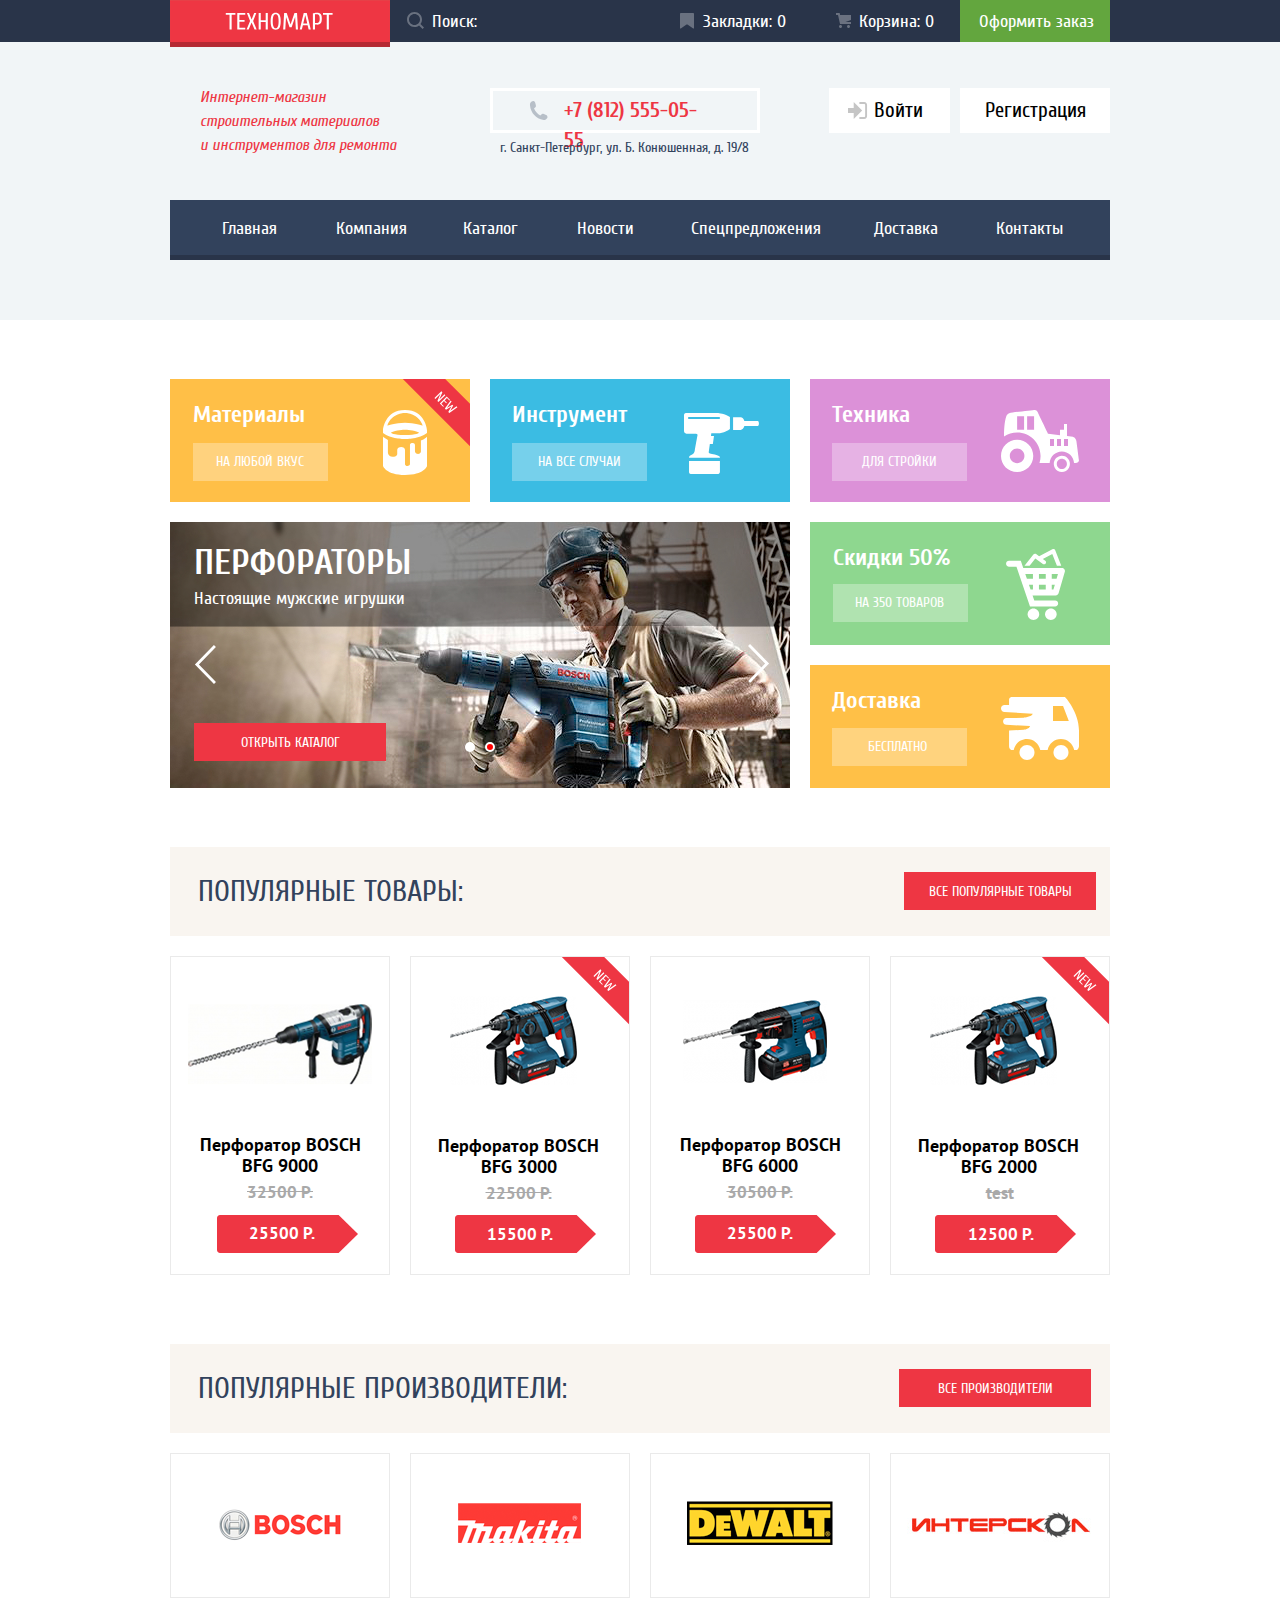
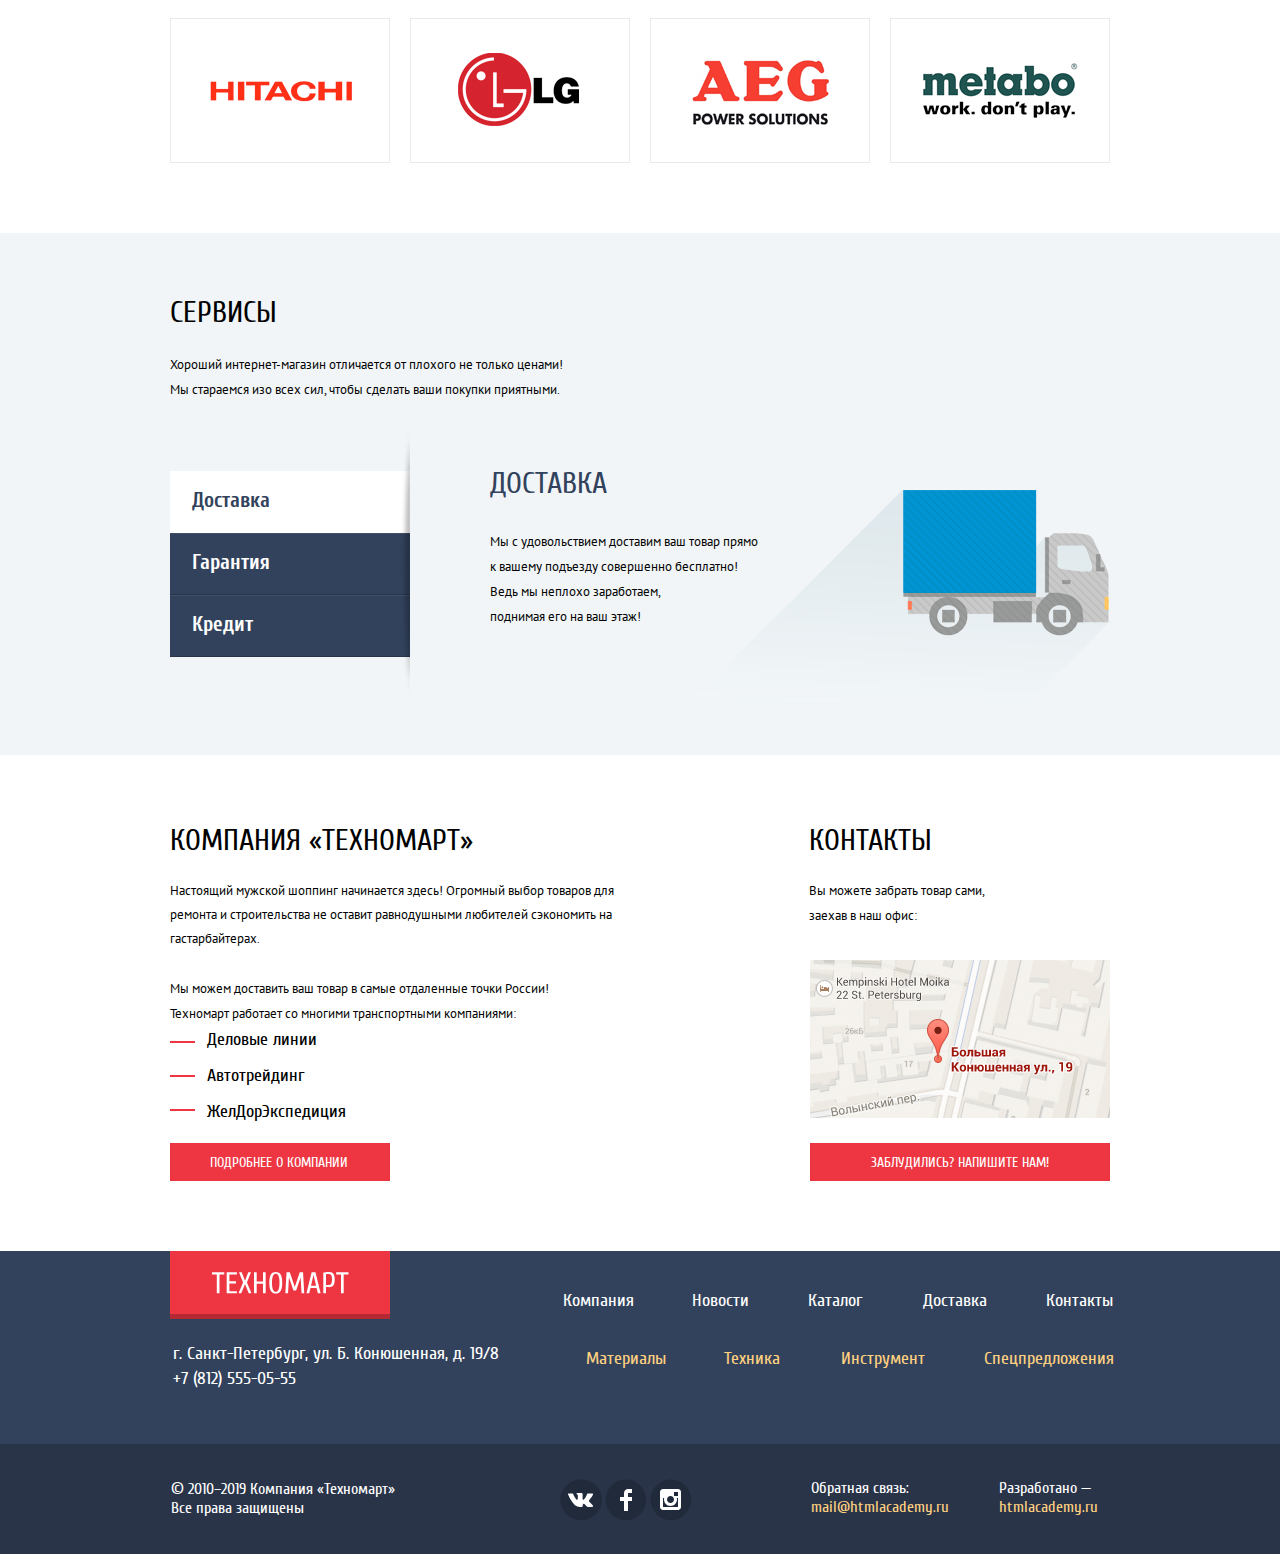
<file: index.html>
<!DOCTYPE html>
<html class="page" lang="ru">

<head>
  <meta charset="utf-8" />
  <title>HTML Academy: Техномарт</title>
  <link rel="stylesheet" href="css/style-min.css" />
</head>

<body class="page-body">
  <header class="header">
    <section class="header-top">
      <div class="container">
        <div class="header-wrapper">
          <a href="#" class="header-logo"></a>
          <div class="header-search">
            <label for="search-input"></label>
            <input type="text" id="search-input" placeholder="Поиск:" />
          </div>
          <a href="#" class="header-bookmarks">
            Закладки: 0
          </a>
          <a href="#" class="header-items">
            Корзина: 0
          </a>
          <a href="#" class="header-make-order">Оформить заказ</a>
        </div>
      </div>
    </section>
    <section class="header-details">
      <div class="container">
        <div class="grid-wrapper">
          <h2 class="visually-hidden">Контакты и вход</h2>
          <p class="header-details-description">
            Интернет-магазин <br />
            строительных материалов <br />
            и инструментов для ремонта
          </p>
          <address class="header-details-address">
            <a class="phone" href="tel:+78125550555">+7 (812) 555-05-55</a>
            <p class="address">
              г. Санкт-Петербург, ул. Б. Конюшенная, д. 19/8
            </p>
          </address>
          <div class="header-details-buttons">
            <a href="#" class="button button-signin">
              Войти
            </a>
            <a href="#" class="button button-registration">
              Регистрация
            </a>
          </div>
        </div>
        <nav class="header-navigation">
          <h2 class="visually-hidden">Навигация</h2>
          <ul class="navigation-list">
            <li class="navigation-item"><a href="#">Главная</a></li>
            <li class="navigation-item"><a href="#">Компания</a></li>
            <li class="navigation-item">
              <a href="catalog.html">Каталог</a>
            </li>
            <li class="navigation-item"><a href="#">Новости</a></li>
            <li class="navigation-item"><a href="#">Спецпредложения</a></li>
            <li class="navigation-item"><a href="#">Доставка</a></li>
            <li class="navigation-item"><a href="#">Контакты</a></li>
          </ul>
        </nav>
      </div>
    </section>
  </header>
  <main class="main-index">
    <section class="advantages">
      <div class="container">
        <h2 class="visually-hidden">Преимущества</h2>
        <ul class="advantages-list">
          <li class="advantages-materials">
            <h2>Материалы</h2>
            <a href="#">На любой вкус</a>
          </li>
          <li class="advantages-instruments">
            <h2>Инструмент</h2>
            <a href="#">На все случаи</a>
          </li>
          <li class="advantages-techincs">
            <h2>Техника</h2>
            <a href="#">Для стройки</a>
          </li>
          <li class="advantages-perforators">
            <div class="header">
              <h2>Перфораторы</h2>
              <p>Настоящие мужские игрушки</p>
            </div>
            <div class="arrow-buttons">
              <button class="arrow-left"></button>
              <button class="arrow-right"></button>
            </div>
            <div class="toggle-buttons">
              <a class="open" href="catalog.html">Открыть каталог</a>
              <div class="round-toggle-1"></div>
              <div class="round-toggle-2"></div>
            </div>
          </li>
          <li class="advantages-sale">
            <h2>Скидки 50%</h2>
            <a href="#">На 350 товаров</a>
          </li>
          <li class="advantages-delivery">
            <h2>Доставка</h2>
            <a href="#">Бесплатно</a>
          </li>
        </ul>
      </div>
    </section>
    <section class="popular-products">
      <div class="container">
        <div class="popular-poducts-header">
          <h2 class="header">Популярные товары:</h2>
          <a class="reference" href="catalog.html">Все популярные товары</a>
        </div>
        <ul class="popular-products-list">
          <li class="popular-product-item">
            <div class="img-wrapper">
              <img class="popular-product-image" src="img/bosch-bfg-9000.png" alt="Перфоратор" width="184"
                height="81" />
            </div>
            <div class="popular-product-buttons">
              <a href="#" class="button button-buy">
                Купить
              </a>
              <a href="tobookmarks.html" class="button button-to-bookmarks">В закладки</a>
            </div>
            <h3 class="popular-product-name">
              Перфоратор BOSCH <br />
              BFG 9000
            </h3>
            <del class="popular-product-past-cost">32500 Р.</del>
            <a class="popular-button-cost" href="#">25500 Р.</a>
          </li>
          <li class="popular-product-item popular-product-new">
            <div class="img-wrapper">
              <img class="popular-product-image" src="img/bosch-bfg-3000.png" alt="Перфоратор" width="127"
                height="89" />
            </div>
            <div class="popular-product-buttons">
              <a href="#" class="button button-buy">
                Купить
              </a>
              <a href="tobookmarks.html" class="button button-to-bookmarks">В закладки</a>
            </div>
            <h3 class="popular-product-name">
              Перфоратор BOSCH <br />
              BFG 3000
            </h3>
            <del class="popular-product-past-cost">22500 Р.</del>
            <a class="popular-button-cost" href="#">15500 Р.</a>
          </li>
          <li class="popular-product-item">
            <div class="img-wrapper">
              <img class="popular-product-image" src="img/bosch-bfg-6000.png" alt="Перфоратор" width="144"
                height="83" />
            </div>
            <div class="popular-product-buttons">
              <a href="#" class="button button-buy">
                Купить
              </a>
              <a href="tobookmarks.html" class="button button-to-bookmarks">В закладки</a>
            </div>
            <h3 class="popular-product-name">
              Перфоратор BOSCH <br />
              BFG 6000
            </h3>
            <del class="popular-product-past-cost">30500 Р.</del>
            <a class="popular-button-cost" href="#">25500 Р.</a>
          </li>
          <li class="popular-product-item popular-product-new">
            <div class="img-wrapper">
              <img class="popular-product-image" src="img/bosch-bfg-2000.png" alt="Перфоратор" width="127"
                height="89" />
            </div>
            <div class="popular-product-buttons">
              <a href="#" class="button button-buy">
                Купить
              </a>
              <a href="tobookmarks.html" class="button button-to-bookmarks">В закладки</a>
            </div>
            <h3 class="popular-product-name">
              Перфоратор BOSCH <br />
              BFG 2000
            </h3>
            <del class="popular-product-past-cost hidden">test</del>
            <a class="popular-button-cost" href="#">12500 Р.</a>
          </li>
        </ul>
      </div>
    </section>
    <section class="popular-producers">
      <div class="container">
        <div class="popular-producers-header">
          <h2 class="header">Популярные производители:</h2>
          <a class="reference" href="#">Все производители</a>
        </div>
        <ul class="popular-producers-list">
          <li>
            <a href="#"><img src="img/bosch-logo.png" alt="Bosch" width="126" height="37" /></a>
          </li>
          <li>
            <a href="#"><img src="img/makita-logo.png" alt="Thakita" width="123" height="40" /></a>
          </li>
          <li>
            <a href="#"><img src="img/dewalt-logo.png" alt="DeWALT" width="146" height="44" /></a>
          </li>
          <li>
            <a href="#"><img src="img/intercoil-logo.png" alt="Интерскол" width="200" height="88" /></a>
          </li>
          <li>
            <a href="#"><img src="img/hitachi-logo.png" alt="Hitachi" width="169" height="31" /></a>
          </li>
          <li>
            <a href="#"><img src="img/lg-logo.png" alt="LG" width="121" height="73" /></a>
          </li>
          <li>
            <a href="#"><img src="img/aeg-logo.png" alt="AEG" width="151" height="96" /></a>
          </li>
          <li>
            <a href="#"><img src="img/metabo-logo.png" alt="Metabo" width="204" height="69" /></a>
          </li>
        </ul>
      </div>
    </section>
    <section class="services">
      <div class="container">
        <h2>Сервисы</h2>
        <p class="about">
          Хороший интернет-магазин отличается от плохого не только ценами!
          <br />
          Мы стараемся изо всех сил, чтобы сделать ваши покупки приятными.
        </p>
        <div class="services-wrapper">
          <ul class="services-list">
            <li>
              <button type="button" class="button button-delivery checked">
                Доставка
              </button>
            </li>
            <li>
              <button type="button" class="button button-guarantee">
                Гарантия
              </button>
            </li>
            <li>
              <button type="button" class="button button-credit">
                Кредит
              </button>
            </li>
          </ul>
          <div class="service service-description">
            <h3>Доставка</h3>
            <p class="description description-service">
              Мы с удовольствием доставим ваш товар прямо <br />
              к вашему подъезду совершенно бесплатно! <br />
              Ведь мы неплохо заработаем, <br />
              поднимая его на ваш этаж!
            </p>
          </div>
          <div class="service service-guarantee visually-hidden">
            <h3>Гарантия</h3>
            <p class="description description-guarantee">
              Если купленный у нас товар поломается или заискрит, <br />
              а также в случае пожара, спровоцированного его <br />
              возгоранием, вы всегда можете быть уверены в нашей <br />
              гарантии. Мы обменяем сгоревший товар на новый. <br />
              Дом уж восстановите как-нибудь сами.
            </p>
          </div>
          <div class="service service-credit visually-hidden">
            <h3>Кредит</h3>
            <p class="description description-credit">
              Залезть в долговую яму стало проще! <br />
              Кредитные консультанты придут вам на помощь.
            </p>
            <button type="submit">Отправить заявку</button>
          </div>
        </div>
      </div>
    </section>
    <div class="container description-section">
      <section class="description">
        <h2>Компания «Техномарт»</h2>
        <p class="part-1">
          Настоящий мужской шоппинг начинается здесь! Огромный выбор товаров
          для <br />
          ремонта и строительства не оставит равнодушными любителей сэкономить
          на <br />
          гастарбайтерах.
        </p>
        <p class="part-2">
          Мы можем доставить ваш товар в самые отдаленные точки России! <br />
          Техномарт работает со многими транспортными компаниями:
        </p>
        <ul>
          <li>Деловые линии</li>
          <li>Автотрейдинг</li>
          <li>ЖелДорЭкспедиция</li>
        </ul>
        <a href="#">Подробнее о компании</a>
      </section>
      <section class="contacts">
        <h2>Контакты</h2>
        <p>
          Вы можете забрать товар сами, <br />
          заехав в наш офис:
        </p>
        <a href="map.html" class="map-link"><img src="img/map.jpg" alt="Карта" width="300" height="158" /></a>
        <a href="writeus.html" class="button write-us-link">Заблудились? Напишите нам!</a>
      </section>
    </div>
  </main>
  <footer class="footer">
    <section class="footer-navigation">
      <div class="container">
        <div class="grid-wrapper">
          <h2 class="visually-hidden">Контакты</h2>
          <a href="" class="footer-logo"><img src="img/logo-footer.svg" alt="Техномарт" width="220" height="68" /></a>
          <ul class="footer-navigation-list">
            <li class="navigation-item"><a href="#">Компания</a></li>
            <li class="navigation-item"><a href="#">Новости</a></li>
            <li class="navigation-item">
              <a href="catalog.html">Каталог</a>
            </li>
            <li class="navigation-item"><a href="#">Доставка</a></li>
            <li class="navigation-item"><a href="#">Контакты</a></li>
          </ul>
        </div>
        <div class="grid-wrapper">
          <address class="footer-address">
            г. Санкт-Петербург, ул. Б. Конюшенная, д. 19/8 <br />
            +7 (812) 555-05-55
          </address>
          <ul class="navigation-special-list">
            <li class="navigation-item"><a href="#">Материалы</a></li>
            <li class="navigation-item"><a href="#">Техника</a></li>
            <li class="navigation-item"><a href="#">Инструмент</a></li>
            <li class="navigation-item"><a href="#">Спецпредложения</a></li>
          </ul>
        </div>
      </div>
    </section>
    <section class="footer-contacts">
      <div class="container">
        <div class="grid-wrapper">
          <h2 class="visually-hidden">Соцсети</h2>
          <p class="copyright">
            © 2010–2019 Компания «Техномарт» <br />
            Все права защищены
          </p>
          <ul class="social-list">
            <li class="social-item">
              <a href="#" aria-label="Вконтакте" class="vkontakte"></a>
            </li>
            <li class="social-item">
              <a href="#" aria-label="Facebook" class="facebook"></a>
            </li>
            <li class="social-item">
              <a href="#" aria-label="Instagram" class="instagram"></a>
            </li>
          </ul>
          <p class="writeus">
            Обратная связь: <br />
            <a href="#" class="special">mail@htmlacademy.ru</a>
          </p>
          <p class="developed">
            Разработано — <br />
            <a href="https://htmlacademy.ru/intensive/htmlcss" class="special">htmlacademy.ru</a>
          </p>
        </div>
      </div>
    </section>
  </footer>
  <section class="modal-map modal-hidden">
    <div id="map" class="map-container"></div>
    <button type="button" aria-label="Закрыть" class="map-button-close"></button>
  </section>
  <section class="modal write-us modal-hidden">
    <h2 class="visually-hidden">Оформление заказа</h2>
    <form id="form" action="https://echo.htmlacademy.ru" method="post">
      <div class="name-email-wrapper write-us-container">
        <p class="writeus-name">
          <label for="form-name">Ваше имя:</label>
          <input type="text" name="name" id="form-name" placeholder="Имя Фамилия" />
        </p>
        <p class="writeus-email">
          <label for="form-email">Ваш e-mail:</label>
          <input type="email" name="email" id="form-email" placeholder="email@example.com" />
        </p>
        <p class="writeus-text">
          <label for="form-comment">Текст письма:</label>
          <textarea name="comment" id="form-comment" placeholder="В свободной форме"></textarea>
        </p>
      </div>
      <div class="button-wrapper">
        <div class="write-us-container">
          <button type="submit" class="confirm">Оформить заказ</button>
        </div>
      </div>
    </form>
    <button type="button" aria-label="Закрыть" class="button-close"></button>
  </section>
  <script src="https://api-maps.yandex.ru/2.1/?apikey=8d9e9545-aa08-4c41-bdd3-dd01a9565dd4&lang=ru_RU"
    type="text/javascript"></script>
  <script src="js/minimaze.js"></script>
</body>

</html>
</file>
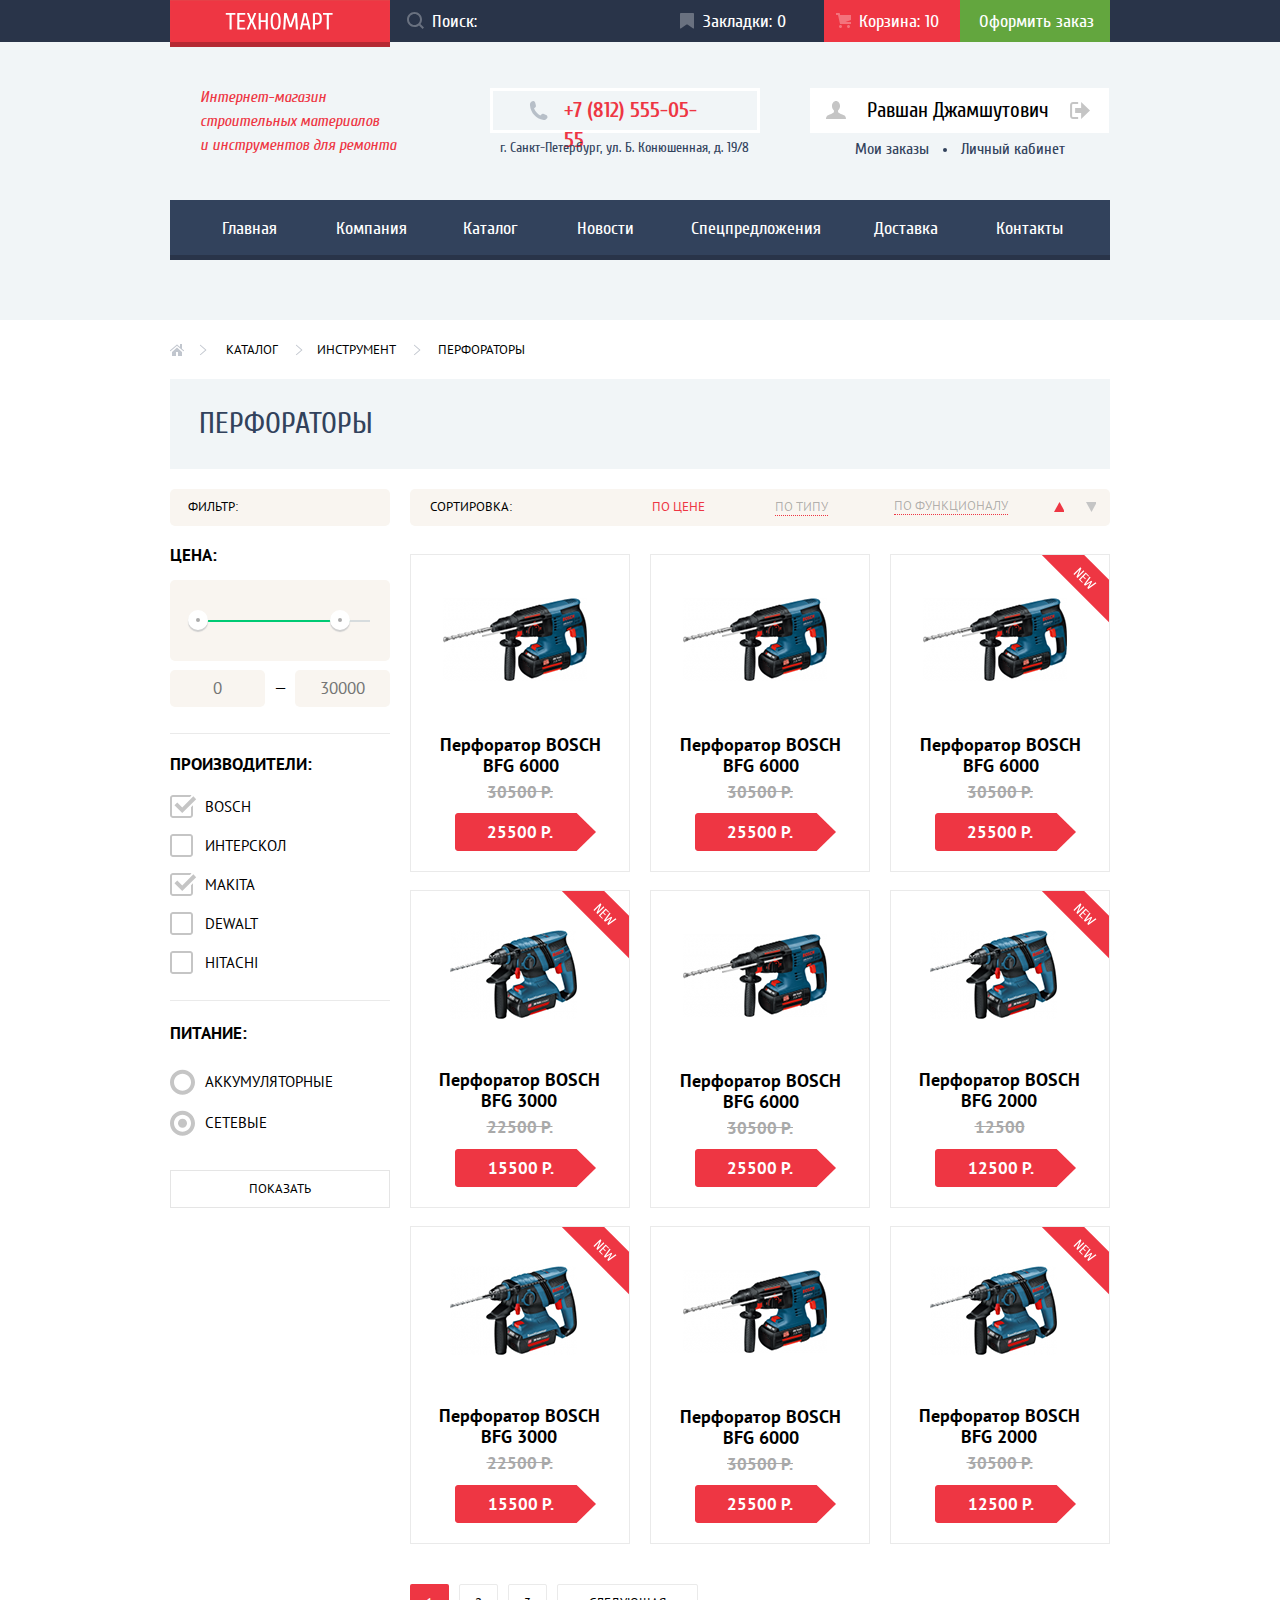
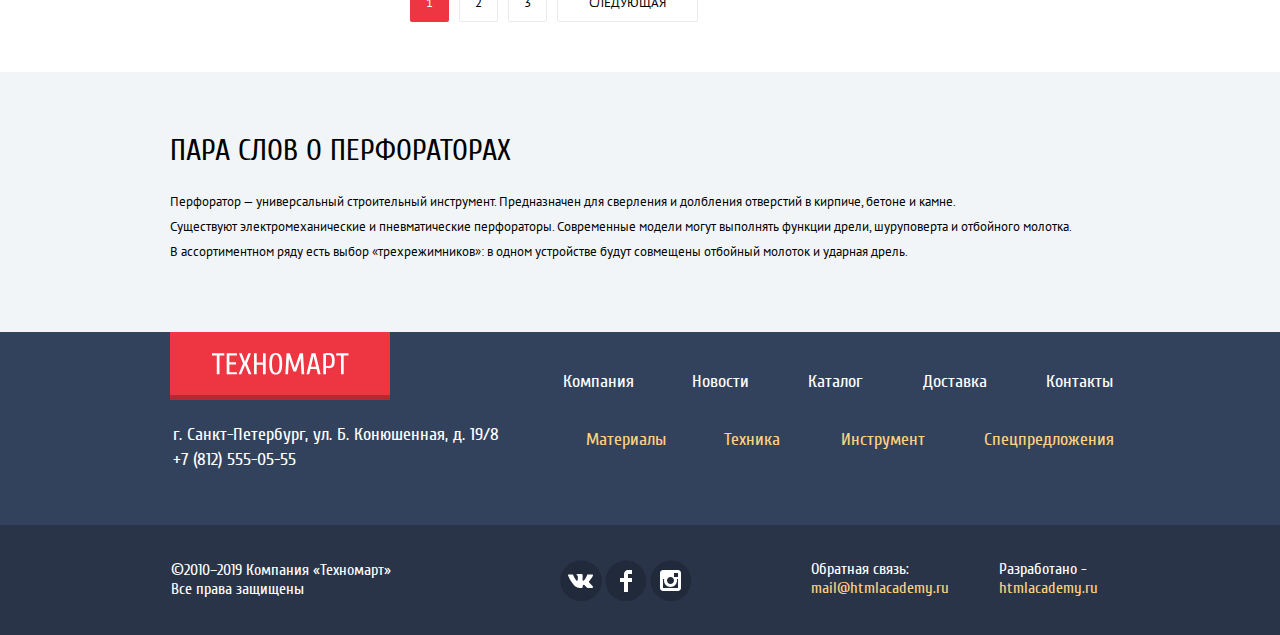
<file: catalog.html>
<!DOCTYPE html>
<html class="page" lang="ru">

<head>
  <meta charset="utf-8" />
  <title>Каталог</title>
  <link rel="stylesheet" href="css/style-min.css" />
</head>

<body class="page-body">
  <header class="header">
    <section class="header-top">
      <div class="container">
        <div class="header-wrapper">
          <a href="index.html" class="header-logo"></a>
          <span class="header-search">
            <label for="search-input"></label>
            <input type="text" id="search-input" placeholder="Поиск:" />
          </span>
          <a href="#" class="header-bookmarks">
            Закладки: 0
          </a>
          <a href="#" class="header-items-catalog">
            Корзина: 10
          </a>
          <a href="#" class="header-make-order">Оформить заказ</a>
        </div>
      </div>
    </section>
    <section class="header-details">
      <div class="container">
        <div class="grid-wrapper">
          <h2 class="visually-hidden">Контакты и вход</h2>
          <p class="header-details-description">
            Интернет-магазин <br />
            строительных материалов <br />
            и инструментов для ремонта
          </p>
          <address class="header-details-address">
            <a class="phone" href="tel:+78125550555">+7 (812) 555-05-55</a>
            <p class="address">
              г. Санкт-Петербург, ул. Б. Конюшенная, д. 19/8
            </p>
          </address>
          <div class="header-person">
            <div class="header-person-wrapper">
              <a href="#" class="person"></a>
              <a href="#" class="person-name">
                Равшан Джамшутович
              </a>
              <a href="#" class="logout"></a>
            </div>
            <div class="person-buttons-wrapper">
              <a href="#" class="my-orders">Мои заказы</a>
              <div class="round"></div>
              <a href="#" class="person-page">Личный кабинет</a>
            </div>
          </div>
        </div>
        <nav class="header-navigation">
          <h2 class="visually-hidden">Навигация</h2>
          <ul class="navigation-list">
            <li class="navigation-item"><a href="index.html">Главная</a></li>
            <li class="navigation-item"><a href="#">Компания</a></li>
            <li class="navigation-item">
              <a href="catalog.html">Каталог</a>
            </li>
            <li class="navigation-item"><a href="#">Новости</a></li>
            <li class="navigation-item"><a href="#">Спецпредложения</a></li>
            <li class="navigation-item"><a href="#">Доставка</a></li>
            <li class="navigation-item"><a href="#">Контакты</a></li>
          </ul>
        </nav>
      </div>
    </section>
  </header>
  <main class="catalog">
    <div class="container">
      <section class="history">
        <ul class="history-wrapper">
          <li class="history-item"><a href="index.html"></a></li>
          <li class="history-item"><a href="catalog.html">Каталог</a></li>
          <li class="history-item"><a href="#">Инструмент</a></li>
          <li class="history-item"><a href="#">Перфораторы</a></li>
        </ul>
      </section>
      <h1 class="main-header">Перфораторы</h1>
      <div class="catalog-wrapper">
        <div class="filters-wrapper">
          <section class="filter">
            <h2>Фильтр:</h2>
            <form action="https://echo.htmlacademy.ru" method="get">
              <fieldset class="cost">
                <legend>Цена:</legend>
                <div class="range-filter">
                  <div class="range-controls">
                    <div class="scale">
                      <div class="bar"></div>
                    </div>
                    <div class="toggle toggle-min"></div>
                    <div class="toggle toggle-max"></div>
                  </div>
                  <div class="price-controls">
                    <label for="filter-min"></label>
                    <input class="min-input" type="number" name="min" id="filter-min" placeholder="0" />
                    <span class="line">—</span>
                    <label for="filter-max"></label>
                    <input class="max-input" type="number" name="max" id="filter-max" placeholder="30000" />
                  </div>
                </div>
              </fieldset>
              <fieldset class="producers">
                <legend>Производители:</legend>
                <ul>
                  <li class="producer-item">
                    <input class="visually-hidden producers-checkbox" type="checkbox" name="bosch"
                      id="filter-checkbox-bosch" checked />
                    <label for="filter-checkbox-bosch">Bosch</label>
                  </li>
                  <li class="producer-item">
                    <input class="visually-hidden producers-checkbox" type="checkbox" name="bosch"
                      id="filter-checkbox-interscol" />
                    <label for="filter-checkbox-interscol">Интерскол</label>
                  </li>
                  <li class="producer-item">
                    <input class="visually-hidden producers-checkbox" type="checkbox" name="bosch"
                      id="filter-checkbox-makita" checked />
                    <label for="filter-checkbox-makita">Makita</label>
                  </li>
                  <li class="producer-item">
                    <input class="visually-hidden producers-checkbox" type="checkbox" name="bosch"
                      id="filter-checkbox-dewalt" />
                    <label for="filter-checkbox-dewalt">Dewalt</label>
                  </li>
                  <li class="producer-item">
                    <input class="visually-hidden producers-checkbox" type="checkbox" name="bosch"
                      id="filter-checkbox-hitachi" />
                    <label for="filter-checkbox-hitachi">Hitachi</label>
                  </li>
                </ul>
              </fieldset>
              <fieldset class="power">
                <legend>Питание:</legend>
                <ul class="power-list">
                  <li class="power-item">
                    <input class="visually-hidden power-radio" type="radio" name="filter-power"
                      id="filter-radio-accumulator" checked />
                    <label for="filter-radio-accumulator">Аккумуляторные</label>
                  </li>
                  <li class="power-item">
                    <input class="visually-hidden power-radio" type="radio" name="filter-power"
                      id="filter-radio-network" checked />
                    <label for="filter-radio-network">Сетевые</label>
                  </li>
                </ul>
              </fieldset>
              <button type="submit" class="show">Показать</button>
            </form>
          </section>
        </div>
        <div class="products-wrapper">
          <section class="sort">
            <h2>Сортировка:</h2>
            <ul>
              <li><a href="#" class="checked">По цене</a></li>
              <li><a href="#">По типу</a></li>
              <li><a href="#">По функционалу</a></li>
            </ul>
            <a href="#" class="arrow-up" aria-label="Сортировка по возрастанию"></a>
            <a href="#" class="arrow-down" aria-label="Сортировка по убыванию"></a>
          </section>
          <section class="products">
            <h2 class="visually-hidden">Товары</h2>
            <ul class="product-list">
              <li class="product-item bosch-bfg-6000">
                <div class="img-wrapper">
                  <img class="product-image" src="img/bosch-bfg-6000.png" alt="Перфоратор" width="144" height="83" />
                </div>
                <div class="product-buttons">
                  <a href="#" class="button button-buy">
                    Купить
                  </a>
                  <a href="tobookmarks.html" class="button button-to-bookmarks">В закладки</a>
                </div>
                <h3 class="product-name">
                  Перфоратор BOSCH <br />
                  BFG 6000
                </h3>
                <del class="product-past-cost">30500 Р.</del>
                <a class="button-cost" href="#">25500 Р.</a>
              </li>
              <li class="product-item bosch-bfg-6000">
                <div class="img-wrapper">
                  <img class="product-image" src="img/bosch-bfg-6000.png" alt="Перфоратор" width="144" height="83" />
                </div>
                <div class="product-buttons">
                  <a href="#" class="button button-buy">
                    Купить
                  </a>
                  <a href="tobookmarks.html" class="button button-to-bookmarks">В закладки</a>
                </div>
                <h2 class="product-name">
                  Перфоратор BOSCH <br />
                  BFG 6000
                </h2>
                <del class="product-past-cost">30500 Р.</del>
                <a href="#" class="button-cost">25500 Р.</a>
              </li>
              <li class="product-item bosch-bfg-6000 product-new">
                <div class="img-wrapper">
                  <img class="product-image" src="img/bosch-bfg-6000.png" alt="Перфоратор" width="144" height="83" />
                </div>
                <div class="product-buttons">
                  <a href="#" class="button button-buy">
                    Купить
                  </a>
                  <a href="tobookmarks.html" class="button button-to-bookmarks">В закладки</a>
                </div>
                <h2 class="product-name">
                  Перфоратор BOSCH <br />
                  BFG 6000
                </h2>
                <del class="product-past-cost">30500 Р.</del>
                <a href="#" class="button-cost">25500 Р.</a>
              </li>
              <li class="product-item bosch-bfg-3000 product-new">
                <div class="img-wrapper">
                  <img class="product-image" src="img/bosch-bfg-3000.png" alt="Перфоратор" width="127" height="89" />
                </div>
                <div class="product-buttons">
                  <a href="#" class="button button-buy">
                    Купить
                  </a>
                  <a href="tobookmarks.html" class="button button-to-bookmarks">В закладки</a>
                </div>
                <h2 class="product-name">
                  Перфоратор BOSCH <br />
                  BFG 3000
                </h2>
                <del class="product-past-cost">22500 Р.</del>
                <a href="#" class="button-cost">15500 Р.</a>
              </li>
              <li class="product-item bosch-bfg-6000">
                <div class="img-wrapper">
                  <img class="product-image" src="img/bosch-bfg-6000.png" alt="Перфоратор" width="144" height="83" />
                </div>
                <div class="product-buttons">
                  <a href="#" class="button button-buy">
                    Купить
                  </a>
                  <a href="tobookmarks.html" class="button button-to-bookmarks">В закладки</a>
                </div>
                <h2 class="product-name">
                  Перфоратор BOSCH <br />
                  BFG 6000
                </h2>
                <del class="product-past-cost">30500 Р.</del>
                <a href="#" class="button-cost">25500 Р.</a>
              </li>
              <li class="product-item bosch-bfg-2000 product-new">
                <div class="img-wrapper">
                  <img class="product-image" src="img/bosch-bfg-2000.png" alt="Перфоратор" width="127" height="89" />
                </div>
                <div class="product-buttons">
                  <a href="#" class="button button-buy">
                    Купить
                  </a>
                  <a href="tobookmarks.html" class="button button-to-bookmarks">В закладки</a>
                </div>
                <h2 class="product-name">
                  Перфоратор BOSCH <br />
                  BFG 2000
                </h2>
                <del class="product-past-cost hidden">12500</del>
                <a href="#" class="button-cost">12500 Р.</a>
              </li>
              <li class="product-item bosch-bfg-3000 product-new">
                <div class="img-wrapper">
                  <img class="product-image" src="img/bosch-bfg-3000.png" alt="Перфоратор" width="127" height="89" />
                </div>
                <div class="product-buttons">
                  <a href="#" class="button button-buy">
                    Купить
                  </a>
                  <a href="tobookmarks.html" class="button button-to-bookmarks">В закладки</a>
                </div>
                <h2 class="product-name">
                  Перфоратор BOSCH <br />
                  BFG 3000
                </h2>
                <del class="product-past-cost">22500 Р.</del>
                <a href="#" class="button-cost">15500 Р.</a>
              </li>
              <li class="product-item bosch-bfg-6000">
                <div class="img-wrapper">
                  <img class="product-image" src="img/bosch-bfg-6000.png" alt="Перфоратор" width="144" height="83" />
                </div>
                <div class="product-buttons">
                  <a href="#" class="button button-buy">
                    Купить
                  </a>
                  <a href="tobookmarks.html" class="button button-to-bookmarks">В закладки</a>
                </div>
                <h2 class="product-name">
                  Перфоратор BOSCH <br />
                  BFG 6000
                </h2>
                <del class="product-past-cost">30500 Р.</del>
                <a href="#" class="button-cost">25500 Р.</a>
              </li>
              <li class="product-item bosch-bfg-2000 product-new">
                <div class="img-wrapper">
                  <img class="product-image" src="img/bosch-bfg-2000.png" alt="Перфоратор" width="127" height="89" />
                </div>
                <div class="product-buttons">
                  <a href="#" class="button button-buy">
                    Купить
                  </a>
                  <a href="tobookmarks.html" class="button button-to-bookmarks">В закладки</a>
                </div>
                <h2 class="product-name">
                  Перфоратор BOSCH <br />
                  BFG 2000
                </h2>
                <del class="product-past-cost hidden">30500 Р.</del>
                <a href="#" class="button-cost">12500 Р.</a>
              </li>
            </ul>
          </section>
          <section class="pagination">
            <h2 class="visually-hidden">Навигация по товарам</h2>
            <ul>
              <li>
                <a href="#" class="checked pagination-item" aria-label="Страница 1">
                  1
                </a>
              </li>
              <li>
                <a href="#" class="pagination-item" aria-label="Страница 2">2</a>
              </li>
              <li>
                <a href="#" class="pagination-item" aria-label="Страница 3">3</a>
              </li>
              <li>
                <a href="#" class="next" aria-label="Следующая страница">Следующая</a>
              </li>
            </ul>
          </section>
        </div>
      </div>
    </div>
    <section class="few-words">
      <div class="container">
        <h2>Пара слов о перфораторах</h2>
        <p>
          Перфоратор — универсальный строительный инструмент. Предназначен для
          сверления и долбления отверстий в кирпиче, бетоне и камне. <br />
          Существуют электромеханические и пневматические перфораторы.
          Современные модели могут выполнять функции дрели, шуруповерта и
          отбойного молотка. <br />
          В ассортиментном ряду есть выбор «трехрежимников»: в одном
          устройстве будут совмещены отбойный молоток и ударная дрель.
        </p>
      </div>
    </section>
  </main>
  <footer class="footer">
    <section class="footer-navigation">
      <div class="container">
        <div class="grid-wrapper">
          <h2 class="visually-hidden">Контакты</h2>
          <a href="" class="footer-logo"><img src="img/logo-footer.svg" alt="Техномарт" width="220" height="68" /></a>
          <ul class="footer-navigation-list">
            <li class="navigation-item"><a href="#">Компания</a></li>
            <li class="navigation-item"><a href="#">Новости</a></li>
            <li class="navigation-item">
              <a href="catalog.html">Каталог</a>
            </li>
            <li class="navigation-item"><a href="#">Доставка</a></li>
            <li class="navigation-item"><a href="#">Контакты</a></li>
          </ul>
        </div>
        <div class="grid-wrapper">
          <address class="footer-address">
            г. Санкт-Петербург, ул. Б. Конюшенная, д. 19/8 <br />
            +7 (812) 555-05-55
          </address>
          <ul class="navigation-special-list">
            <li class="navigation-item"><a href="#">Материалы</a></li>
            <li class="navigation-item"><a href="#">Техника</a></li>
            <li class="navigation-item"><a href="#">Инструмент</a></li>
            <li class="navigation-item"><a href="#">Спецпредложения</a></li>
          </ul>
        </div>
      </div>
    </section>
    <section class="footer-contacts">
      <div class="container">
        <div class="grid-wrapper">
          <h2 class="visually-hidden">Соцсети</h2>
          <p class="copyright">
            ©2010–2019 Компания «Техномарт» <br />
            Все права защищены
          </p>
          <ul class="social-list">
            <li class="social-item">
              <a href="#" aria-label="Вконтакте" class="vkontakte"></a>
            </li>
            <li class="social-item">
              <a href="#" aria-label="Facebook" class="facebook"></a>
            </li>
            <li class="social-item">
              <a href="#" aria-label="Instagram" class="instagram"></a>
            </li>
          </ul>
          <p class="writeus">
            Обратная связь: <br />
            <span class="special">mail@htmlacademy.ru</span>
          </p>
          <p class="developed">
            Разработано - <br />
            <a href="https://htmlacademy.ru/intensive/htmlcss" class="special">htmlacademy.ru</a>
          </p>
        </div>
      </div>
    </section>
  </footer>
  <section class="notify container modal-hidden">
    <h2 class="visually-hidden">Добавление товара</h2>
    <p>
      Товар добавлен в корзину!
    </p>
    <div class="buttons-wrapper">
      <button class="button-confirm">Оформить заказ</button>
      <button type="button" class="button-continue">
        Продолжить покупки
      </button>
      <button type="button" aria-label="Закрыть" class="button-close notify-close"></button>
    </div>
  </section>
  <script src="js/minimaze.js"></script>
</body>

</html>
</file>
